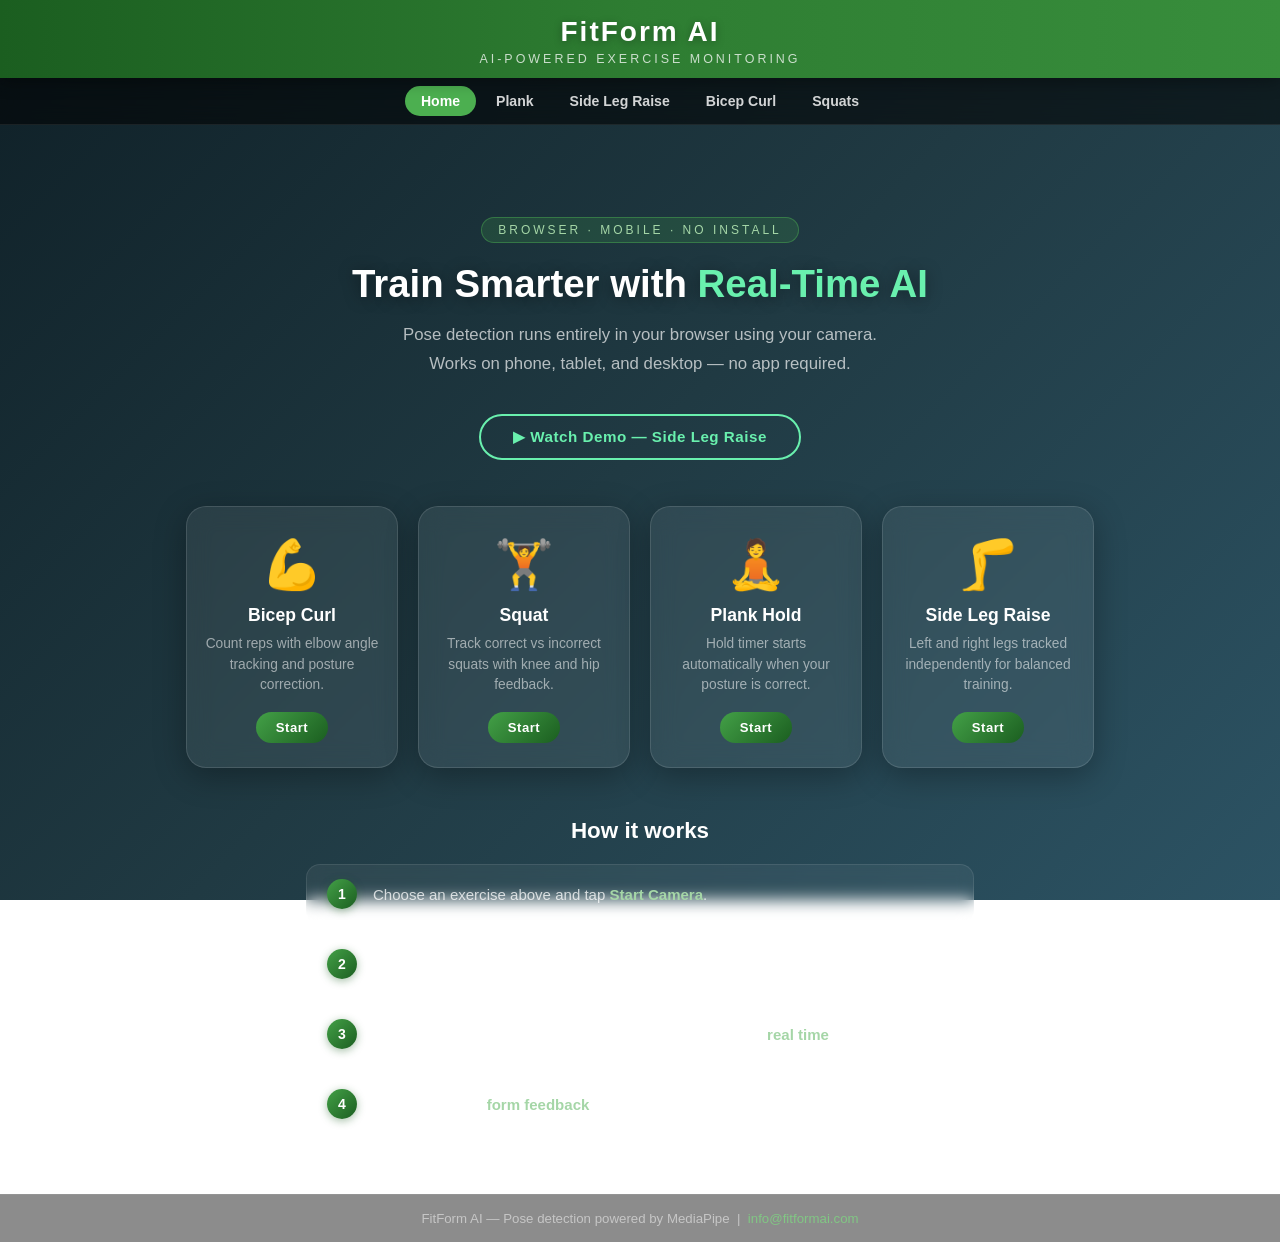
<file: templates/index.html>
<!DOCTYPE html>
<html lang="en">
<head>
    <meta charset="UTF-8">
    <meta name="viewport" content="width=device-width, initial-scale=1.0">
    <title>FitForm AI — Exercise Monitoring</title>
    <link rel="stylesheet" href="/static/style.css">
    <style>
        .hero {
            text-align: center;
            padding: 56px 24px 36px;
            max-width: 760px;
            margin: 36px auto 10px;
        }
        .hero-badge {
            display: inline-block;
            background: rgba(76,175,80,0.18);
            border: 1px solid rgba(76,175,80,0.45);
            color: #a5d6a7;
            font-size: 0.75rem;
            letter-spacing: 3px;
            text-transform: uppercase;
            padding: 5px 16px;
            border-radius: 20px;
            margin-bottom: 18px;
        }
        .hero h2 {
            font-size: 2.4rem;
            color: #fff;
            margin-bottom: 14px;
            line-height: 1.2;
            text-shadow: 0 2px 16px rgba(0,0,0,0.4);
        }
        .hero h2 span { color: #69f0ae; }
        .hero p {
            font-size: 1.05rem;
            color: rgba(255,255,255,0.68);
            margin-bottom: 36px;
            line-height: 1.7;
            font-weight: normal;
        }

        /* Exercise grid */
        .exercise-grid {
            display: grid;
            grid-template-columns: repeat(auto-fit, minmax(210px, 1fr));
            gap: 20px;
            max-width: 940px;
            margin: 0 auto 50px;
            padding: 0 16px;
        }
        .exercise-card {
            background: rgba(255,255,255,0.07);
            backdrop-filter: blur(12px);
            border: 1px solid rgba(255,255,255,0.12);
            border-radius: 20px;
            padding: 30px 18px 24px;
            text-align: center;
            box-shadow: 0 8px 32px rgba(0,0,0,0.3);
            text-decoration: none;
            color: inherit;
            display: block;
            transition: transform 0.2s, box-shadow 0.2s, border-color 0.2s;
        }
        .exercise-card:hover {
            transform: translateY(-7px);
            box-shadow: 0 16px 48px rgba(0,0,0,0.45);
            border-color: rgba(105,240,174,0.4);
        }
        .exercise-card .icon { font-size: 3rem; margin-bottom: 12px; display: block; }
        .exercise-card h3 { color: #fff; margin: 0 0 8px; font-size: 1.1rem; }
        .exercise-card p { color: rgba(255,255,255,0.55); font-size: 0.86rem; margin: 0; font-weight: normal; line-height: 1.5; }
        .exercise-card .card-btn {
            display: inline-block;
            margin-top: 16px;
            padding: 8px 20px;
            background: linear-gradient(135deg, #43a047, #1b5e20);
            color: #fff;
            border-radius: 20px;
            font-size: 0.82rem;
            font-weight: 700;
            letter-spacing: 0.5px;
        }

        /* How it works */
        .how-section {
            max-width: 700px;
            margin: 0 auto 60px;
            padding: 0 16px;
        }
        .how-section h3 {
            color: #fff;
            text-align: center;
            font-size: 1.4rem;
            margin-bottom: 20px;
        }
        .steps { list-style: none; }
        .steps li {
            display: flex; align-items: flex-start; gap: 16px;
            padding: 14px 20px;
            background: rgba(255,255,255,0.06);
            backdrop-filter: blur(8px);
            border: 1px solid rgba(255,255,255,0.09);
            border-radius: 14px;
            margin-bottom: 10px;
        }
        .step-num {
            background: linear-gradient(135deg, #43a047, #1b5e20);
            color: white;
            width: 30px; height: 30px; min-width: 30px;
            border-radius: 50%;
            display: flex; align-items: center; justify-content: center;
            font-weight: bold; font-size: 14px;
            box-shadow: 0 2px 8px rgba(27,94,32,0.4);
        }
        .steps li span { color: rgba(255,255,255,0.75); font-size: 0.94rem; padding-top: 5px; line-height: 1.5; }
        .steps li span strong { color: #a5d6a7; }

        /* Demo button */
        .demo-btn {
            background: transparent;
            border: 2px solid #69f0ae;
            color: #69f0ae;
            padding: 12px 32px;
            border-radius: 30px;
            font-size: 0.95rem;
            font-weight: 700;
            letter-spacing: 0.5px;
            cursor: pointer;
            transition: background 0.2s, color 0.2s;
        }
        .demo-btn:hover {
            background: #69f0ae;
            color: #111;
        }

        /* Modal */
        .demo-modal {
            display: none;
            position: fixed;
            inset: 0;
            background: rgba(0,0,0,0.78);
            z-index: 1000;
            align-items: center;
            justify-content: center;
        }
        .demo-modal.open { display: flex; }
        .demo-modal-content {
            background: #1a1d26;
            border: 1px solid rgba(105,240,174,0.3);
            border-radius: 16px;
            padding: 28px 24px 20px;
            width: 90%;
            max-width: 700px;
            position: relative;
        }
        .demo-close {
            position: absolute;
            top: 10px; right: 14px;
            background: none;
            border: none;
            color: rgba(255,255,255,0.6);
            font-size: 1.6rem;
            cursor: pointer;
            line-height: 1;
        }
        .demo-close:hover { color: #fff; }
    </style>
</head>
<body>
    <header>
        <h1>FitForm AI</h1>
        <span class="tagline">AI-Powered Exercise Monitoring</span>
    </header>

    <nav>
        <ul>
            <li><a href="/" class="active">Home</a></li>
            <li><a href="/plank">Plank</a></li>
            <li><a href="/side_leg_raise">Side Leg Raise</a></li>
            <li><a href="/bicep_curl">Bicep Curl</a></li>
            <li><a href="/squat">Squats</a></li>
        </ul>
    </nav>

    <div class="hero">
        <div class="hero-badge">Browser · Mobile · No Install</div>
        <h2>Train Smarter with <span>Real-Time AI</span></h2>
        <p>Pose detection runs entirely in your browser using your camera.<br>
           Works on phone, tablet, and desktop — no app required.</p>
        <button class="demo-btn" onclick="openDemo()">▶ Watch Demo — Side Leg Raise</button>
    </div>

    <!-- Demo Video Modal -->
    <div id="demoModal" class="demo-modal" onclick="closeDemo()">
        <div class="demo-modal-content" onclick="event.stopPropagation()">
            <button class="demo-close" onclick="closeDemo()">&times;</button>
            <h3 style="color:#69f0ae;margin:0 0 14px;font-size:1.1rem;letter-spacing:1px;">SIDE LEG RAISE — DEMO</h3>
            <iframe id="demoVideo" width="100%" height="360"
                src="https://drive.google.com/file/d/1JRZsdGfmS2CU95X4viCFo3z2Hj2RGnHJ/preview"
                style="border-radius:10px;border:none;background:#000;"
                allow="autoplay"
                allowfullscreen></iframe>
        </div>
    </div>

    <div class="exercise-grid">
        <a href="/bicep_curl" class="exercise-card">
            <span class="icon">💪</span>
            <h3>Bicep Curl</h3>
            <p>Count reps with elbow angle tracking and posture correction.</p>
            <span class="card-btn">Start</span>
        </a>
        <a href="/squat" class="exercise-card">
            <span class="icon">🏋️</span>
            <h3>Squat</h3>
            <p>Track correct vs incorrect squats with knee and hip feedback.</p>
            <span class="card-btn">Start</span>
        </a>
        <a href="/plank" class="exercise-card">
            <span class="icon">🧘</span>
            <h3>Plank Hold</h3>
            <p>Hold timer starts automatically when your posture is correct.</p>
            <span class="card-btn">Start</span>
        </a>
        <a href="/side_leg_raise" class="exercise-card">
            <span class="icon">🦵</span>
            <h3>Side Leg Raise</h3>
            <p>Left and right legs tracked independently for balanced training.</p>
            <span class="card-btn">Start</span>
        </a>
    </div>

    <div class="how-section">
        <h3>How it works</h3>
        <ul class="steps">
            <li>
                <div class="step-num">1</div>
                <span>Choose an exercise above and tap <strong>Start Camera</strong>.</span>
            </li>
            <li>
                <div class="step-num">2</div>
                <span>Allow camera access when your browser asks — it stays on your device only.</span>
            </li>
            <li>
                <div class="step-num">3</div>
                <span>Position yourself as instructed. The AI detects your pose in <strong>real time</strong>.</span>
            </li>
            <li>
                <div class="step-num">4</div>
                <span>Reps, timer, and <strong>form feedback</strong> appear live. Tap Stop when done.</span>
            </li>
        </ul>
    </div>

    <footer>
        <p>FitForm AI &mdash; Pose detection powered by MediaPipe &nbsp;|&nbsp;
        <a href="mailto:info@fitformai.com">info@fitformai.com</a></p>
    </footer>

    <script>
        function openDemo() {
            document.getElementById('demoModal').classList.add('open');
            const v = document.getElementById('demoVideo');
            v.load();
            v.play().catch(() => {});
        }
        function closeDemo() {
            document.getElementById('demoModal').classList.remove('open');
            const v = document.getElementById('demoVideo');
            v.pause();
            v.currentTime = 0;
        }
    </script>
</body>
</html>
</file>
<file: static/style.css>
/* ─── Base ────────────────────────────────────────────────────────────── */
* { box-sizing: border-box; margin: 0; padding: 0; }

body {
    font-family: 'Segoe UI', Arial, sans-serif;
    background: linear-gradient(135deg, #0f2027 0%, #203a43 50%, #2c5364 100%);
    background-attachment: fixed;
    color: #333;
    min-height: 100vh;
}

/* ─── Header ──────────────────────────────────────────────────────────── */
header {
    background: linear-gradient(90deg, #1b5e20 0%, #2e7d32 50%, #388e3c 100%);
    padding: 0 20px;
    text-align: center;
    box-shadow: 0 3px 16px rgba(0,0,0,0.35);
    position: sticky; top: 0; z-index: 200;
}

header h1 {
    margin: 0;
    color: #fff;
    font-size: 1.75rem;
    letter-spacing: 2px;
    padding: 16px 0 4px;
    text-shadow: 0 2px 8px rgba(0,0,0,0.3);
}

header .tagline {
    color: rgba(255,255,255,0.75);
    font-size: 0.78rem;
    letter-spacing: 3px;
    text-transform: uppercase;
    padding-bottom: 12px;
    display: block;
}

/* ─── Nav ─────────────────────────────────────────────────────────────── */
nav {
    background: rgba(0,0,0,0.55);
    backdrop-filter: blur(10px);
    padding: 8px 16px;
    text-align: center;
    border-bottom: 1px solid rgba(255,255,255,0.08);
}

nav ul {
    list-style: none;
    display: flex; justify-content: center;
    flex-wrap: wrap; gap: 4px;
}

nav ul li a {
    text-decoration: none;
    color: rgba(255,255,255,0.82);
    font-weight: 600;
    font-size: 0.88rem;
    padding: 7px 16px;
    border-radius: 20px;
    transition: background 0.2s, color 0.2s;
    display: block;
}

nav ul li a:hover,
nav ul li a.active {
    background: #4CAF50;
    color: #fff;
}

/* ─── Footer ─────────────────────────────────────────────────────────── */
footer {
    text-align: center;
    padding: 16px;
    background: rgba(0,0,0,0.45);
    color: rgba(255,255,255,0.5);
    font-size: 0.83rem;
    margin-top: 30px;
    border-top: 1px solid rgba(255,255,255,0.07);
}

footer a { color: #81c784; text-decoration: none; }
footer a:hover { text-decoration: underline; }

/* ─── Page wrapper (exercise pages) ─────────────────────────────────── */
.page-wrapper {
    max-width: 980px;
    margin: 28px auto;
    padding: 0 14px 60px;
}

.top-section {
    display: flex; gap: 20px;
    align-items: flex-start;
    margin-bottom: 20px;
    flex-wrap: wrap;
}

/* ─── Info card (left panel on exercise pages) ───────────────────────── */
.info-card {
    flex: 1; min-width: 240px;
    background: rgba(255,255,255,0.96);
    border-radius: 18px;
    padding: 24px;
    box-shadow: 0 8px 32px rgba(0,0,0,0.28);
}

.info-card h2 {
    color: #1b5e20;
    margin-top: 0;
    font-size: 1.4rem;
    padding-bottom: 10px;
    border-bottom: 2px solid #e8f5e9;
    margin-bottom: 12px;
}

.info-card ul {
    padding-left: 18px;
    color: #444;
    font-size: 0.9rem;
    line-height: 1.8;
    margin: 0;
}

/* ─── Stat boxes ──────────────────────────────────────────────────────── */
.stat-grid { display: grid; grid-template-columns: 1fr 1fr; gap: 12px; margin: 16px 0; }

.stat-box {
    background: linear-gradient(135deg, #43a047, #1b5e20);
    color: white; border-radius: 12px; padding: 16px 10px;
    text-align: center;
    box-shadow: 0 4px 12px rgba(27,94,32,0.3);
}
.stat-box.orange { background: linear-gradient(135deg, #fb8c00, #e65100); box-shadow: 0 4px 12px rgba(230,81,0,0.3); }
.stat-box.red    { background: linear-gradient(135deg, #e53935, #b71c1c); box-shadow: 0 4px 12px rgba(183,28,28,0.3); }
.stat-box.blue   { background: linear-gradient(135deg, #1e88e5, #0d47a1); box-shadow: 0 4px 12px rgba(13,71,161,0.3); }

.stat-box .stat-value { font-size: 2.2rem; font-weight: 700; line-height: 1; }
.stat-box .stat-label { font-size: 0.72rem; opacity: 0.85; margin-top: 5px; text-transform: uppercase; letter-spacing: 1.5px; }

/* ─── Feedback box ────────────────────────────────────────────────────── */
.feedback-box {
    border-left: 4px solid #ff9800;
    border-radius: 10px;
    padding: 12px 16px;
    margin-top: 12px;
    font-size: 0.92rem;
    color: #333;
    font-weight: 600;
    min-height: 44px;
    transition: background 0.3s, border-color 0.3s;
    background: #fff8e1;
}
.feedback-box.good  { background: #e8f5e9; border-color: #43a047; }
.feedback-box.warn  { background: #fff8e1; border-color: #ff9800; }
.feedback-box.error { background: #ffebee; border-color: #e53935; }

/* ─── Status message ─────────────────────────────────────────────────── */
#statusMsg { color: #777; font-size: 0.85rem; margin-top: 8px; font-style: italic; }

/* ─── Buttons ─────────────────────────────────────────────────────────── */
.btn-start {
    width: 100%; padding: 14px;
    border: none; border-radius: 12px;
    background: linear-gradient(135deg, #43a047, #1b5e20);
    color: white; font-size: 1rem; font-weight: 700;
    cursor: pointer; transition: opacity 0.2s, transform 0.1s;
    margin-top: 10px;
    box-shadow: 0 4px 14px rgba(27,94,32,0.4);
}
.btn-start:hover { opacity: 0.88; transform: translateY(-1px); }
.btn-start:active { transform: translateY(0); }

.btn-stop {
    width: 100%; padding: 14px;
    border: none; border-radius: 12px;
    background: linear-gradient(135deg, #ef5350, #b71c1c);
    color: white; font-size: 1rem; font-weight: 700;
    cursor: pointer; transition: opacity 0.2s, transform 0.1s;
    margin-top: 10px; display: none;
    box-shadow: 0 4px 14px rgba(183,28,28,0.4);
}
.btn-stop:hover { opacity: 0.88; transform: translateY(-1px); }

/* ─── Camera section ─────────────────────────────────────────────────── */
.camera-section { flex: 2; min-width: 300px; }

.camera-wrapper {
    position: relative;
    border-radius: 18px;
    overflow: hidden;
    box-shadow: 0 10px 40px rgba(0,0,0,0.5);
    background: #0a0a0a;
    border: 2px solid rgba(255,255,255,0.08);
}

#videoElement  { display: block; width: 100%; transform: scaleX(-1); }
#outputCanvas  {
    position: absolute; top: 0; left: 0;
    width: 100%; height: 100%;
    transform: scaleX(-1); pointer-events: none;
}

.cam-overlay-feedback {
    position: absolute; bottom: 0; left: 0; right: 0;
    background: linear-gradient(transparent, rgba(0,0,0,0.8));
    color: #fff; padding: 34px 16px 14px;
    font-size: 1rem; font-weight: 700; text-align: center;
}

.placeholder-msg {
    color: rgba(255,255,255,0.4);
    text-align: center;
    padding: 90px 20px;
    font-size: 0.95rem;
    line-height: 1.7;
}

/* ─── Angle chips ─────────────────────────────────────────────────────── */
.angle-row { display: flex; gap: 8px; margin-top: 10px; flex-wrap: wrap; }
.angle-chip {
    flex: 1;
    background: #f1f8e9;
    border-radius: 10px; padding: 9px 10px;
    text-align: center; font-size: 0.78rem;
    color: #555; border: 1px solid #c8e6c9;
    min-width: 60px;
}
.angle-chip .av { font-size: 1.15rem; font-weight: 700; color: #2e7d32; }

/* ─── State dots (squat) ──────────────────────────────────────────────── */
.state-bar {
    background: #f9fbe7; border-radius: 10px;
    padding: 10px 14px; margin: 12px 0;
    display: flex; gap: 8px; align-items: center;
    border: 1px solid #dcedc8;
}
.state-dot { width: 12px; height: 12px; border-radius: 50%; background: #ccc; transition: background 0.3s; flex-shrink: 0; }
.state-dot.active { background: #43a047; box-shadow: 0 0 8px #43a047; }
.state-text { font-size: 0.82rem; color: #555; }

/* ─── Timer display (plank) ───────────────────────────────────────────── */
.timer-display {
    background: linear-gradient(135deg, #fb8c00, #e65100);
    color: white; border-radius: 14px; padding: 22px;
    text-align: center; margin: 16px 0;
    box-shadow: 0 4px 16px rgba(230,81,0,0.35);
}
.timer-display .timer-val { font-size: 3.8rem; font-weight: 700; line-height: 1; }
.timer-display .timer-lbl { font-size: 0.78rem; opacity: 0.85; text-transform: uppercase; letter-spacing: 2px; margin-top: 6px; }

/* ─── Check grid (plank) ─────────────────────────────────────────────── */
.check-grid { display: grid; grid-template-columns: 1fr 1fr; gap: 8px; margin: 14px 0; }
.check-item {
    background: #f5f5f5; border-radius: 10px;
    padding: 9px 12px;
    display: flex; align-items: center; gap: 8px;
    font-size: 0.84rem; color: #555;
    border: 2px solid transparent; transition: all 0.25s;
}
.check-item.pass { background: #e8f5e9; border-color: #43a047; color: #1b5e20; }
.check-item.fail { background: #ffebee; border-color: #e53935; color: #b71c1c; }
.check-icon { font-size: 1.1rem; }

/* ─── Leg cards (side leg raise) ──────────────────────────────────────── */
.leg-grid { display: grid; grid-template-columns: 1fr 1fr; gap: 12px; margin: 14px 0; }
.leg-card { border-radius: 12px; padding: 16px 10px; text-align: center; color: white; }
.leg-card.left  { background: linear-gradient(135deg, #43a047, #1b5e20); box-shadow: 0 4px 12px rgba(27,94,32,0.3); }
.leg-card.right { background: linear-gradient(135deg, #1e88e5, #0d47a1); box-shadow: 0 4px 12px rgba(13,71,161,0.3); }
.leg-card .leg-title { font-size: 0.68rem; text-transform: uppercase; letter-spacing: 1.5px; opacity: 0.85; margin-bottom: 6px; }
.leg-card .rep-val   { font-size: 2.4rem; font-weight: 700; line-height: 1; }
.leg-card .stage-val { font-size: 0.78rem; margin-top: 5px; opacity: 0.9; }

/* Camera rep badges */
.cam-badge-left  { position: absolute; top: 10px; left: 10px;  background: rgba(67,160,71,0.92); color:#fff; padding:8px 14px; border-radius:8px; font-weight:700; font-size:0.9rem; z-index:10; }
.cam-badge-right { position: absolute; top: 10px; right: 10px; background: rgba(30,136,229,0.92); color:#fff; padding:8px 14px; border-radius:8px; font-weight:700; font-size:0.9rem; z-index:10; }

/* ─── Mobile responsive ───────────────────────────────────────────────── */
@media (max-width: 600px) {
    header h1 { font-size: 1.4rem; }
    nav ul li a { font-size: 0.8rem; padding: 6px 10px; }
    .stat-box .stat-value { font-size: 1.8rem; }
    .timer-display .timer-val { font-size: 3rem; }
    .page-wrapper { padding: 0 10px 40px; }
}
</file>
